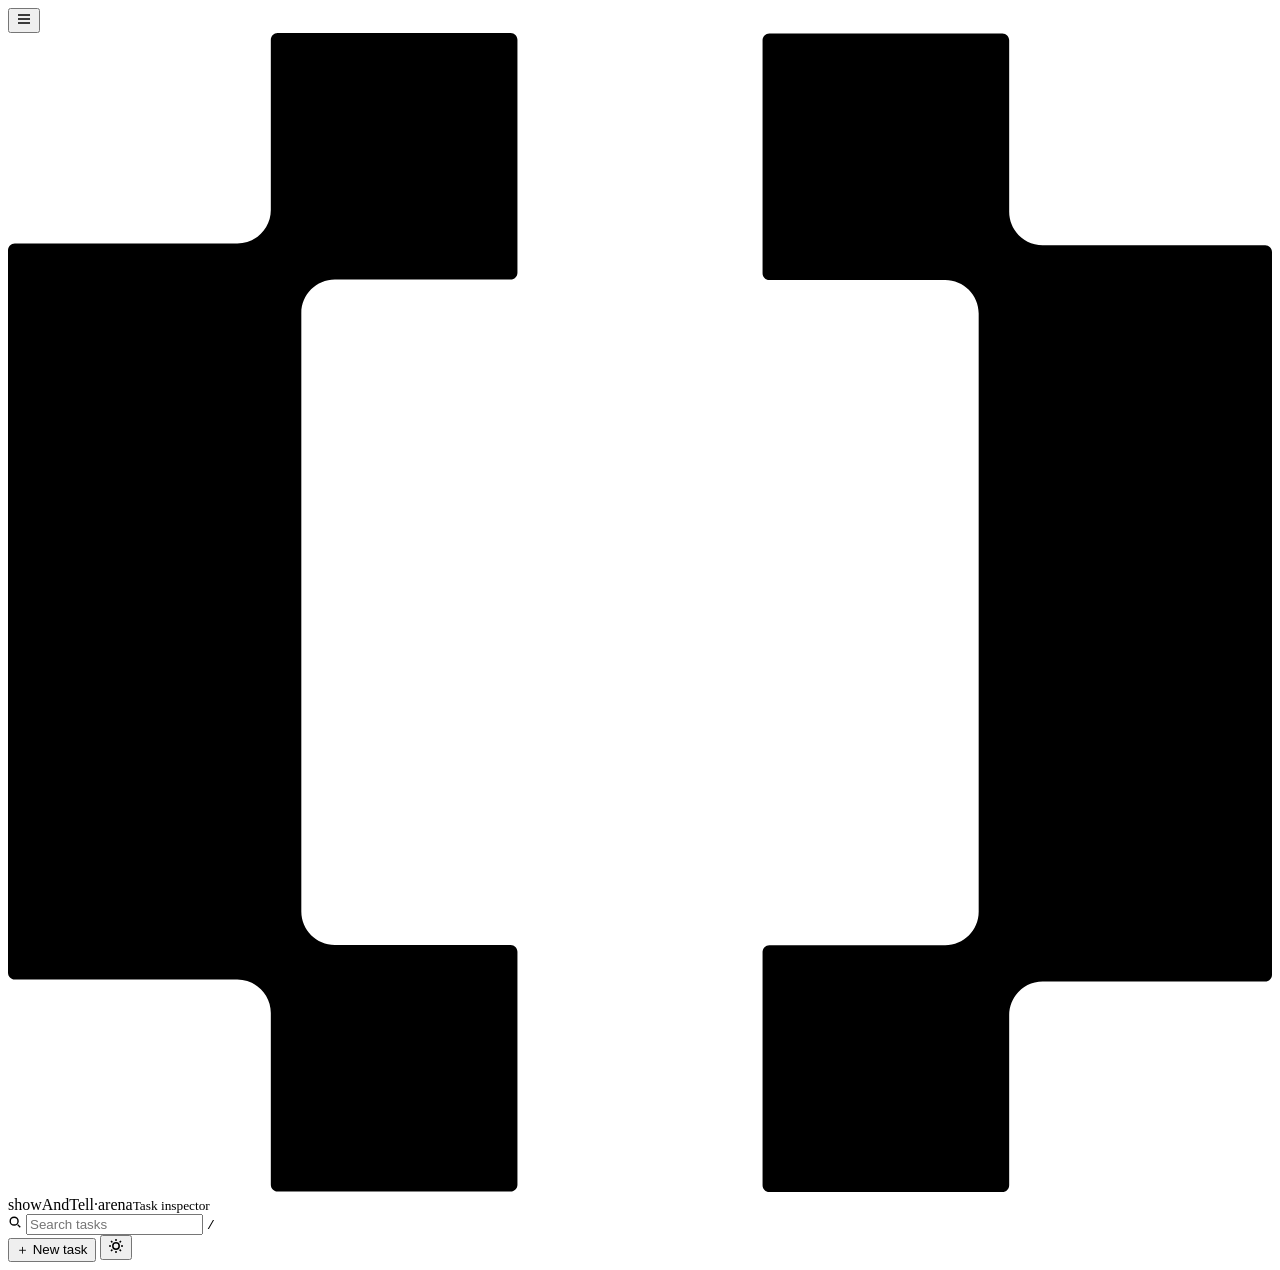
<file: src/showAndTell/viewer/src/skeleton.html>
<!doctype html>
<html lang="en" data-theme="">
<head>
<meta charset="utf-8">
<meta name="viewport" content="width=device-width, initial-scale=1">
<title>ShowAndTell Arena · Task Inspector</title>
<!-- Satoshi — Brackett's brand typeface, hosted by Fontshare. Weights 400/500
     only, matching Brackett's two-weight ramp; system fallbacks apply offline. -->
<link rel="preconnect" href="https://cdn.fontshare.com" crossorigin>
<link rel="stylesheet" href="https://api.fontshare.com/v2/css?f[]=satoshi@400,500&display=swap">
<!-- @styles -->
</head>
<body>
<div class="app">
  <header class="topbar">
    <button class="iconbtn menu-toggle" id="menu-toggle" aria-label="Toggle task list">
      <svg width="16" height="16" viewBox="0 0 16 16" fill="none" stroke="currentColor" stroke-width="1.6" aria-hidden="true"><path d="M2 4h12M2 8h12M2 12h12"/></svg>
    </button>
    <div class="brand" aria-label="ShowAndTell Arena task inspector">
      <span class="brand-mark" aria-hidden="true">
        <svg viewBox="0 0 138.473 126.966" fill="currentColor" role="presentation">
          <path d="M137.731 23.2657H113.353C111.331 23.2657 109.681 21.6157 109.681 19.5945V0.784959C109.681 0.372468 109.351 0.0424805 108.939 0.0424805H83.4056C82.9931 0.0424805 82.6631 0.372468 82.6631 0.784959V26.3181C82.6631 26.7306 82.9931 27.0606 83.4056 27.0606H102.669C104.69 27.0606 106.34 28.7106 106.34 30.7318V96.2766C106.34 98.2978 104.69 99.9478 102.669 99.9478H83.4056C82.9931 99.9478 82.6631 100.278 82.6631 100.69V126.223C82.6631 126.636 82.9931 126.966 83.4056 126.966H108.939C109.351 126.966 109.681 126.636 109.681 126.223V107.579C109.681 105.558 111.331 103.908 113.353 103.908H137.731C138.143 103.908 138.473 103.578 138.473 103.165V24.0082C138.473 23.5957 138.143 23.2657 137.731 23.2657Z"/>
          <path d="M0.742487 103.7H25.1208C27.142 103.7 28.792 105.35 28.792 107.371V126.181C28.792 126.593 29.122 126.923 29.5345 126.923H55.0677C55.4802 126.923 55.8102 126.593 55.8102 126.181V100.648C55.8102 100.235 55.4802 99.9053 55.0677 99.9053H35.8043C33.7831 99.9053 32.1331 98.2553 32.1331 96.2341V30.6893C32.1331 28.6681 33.7831 27.0181 35.8043 27.0181H55.0677C55.4802 27.0181 55.8102 26.6881 55.8102 26.2757V0.742478C55.8102 0.329988 55.4802 0 55.0677 0H29.5345C29.122 0 28.792 0.329988 28.792 0.742478V19.3871C28.792 21.4083 27.142 23.0582 25.1208 23.0582H0.742487C0.329995 23.0582 0 23.3882 0 23.8007V102.958C0 103.37 0.329995 103.7 0.742487 103.7Z"/>
        </svg>
      </span>
      <span class="brand-copy"><span class="brand-name">showAndTell<span class="dot">·</span>arena</span><small>Task inspector</small></span>
    </div>
    <div class="search">
      <svg width="14" height="14" viewBox="0 0 16 16" fill="none" stroke="currentColor" stroke-width="1.6" aria-hidden="true"><circle cx="7" cy="7" r="4.5"/><path d="M11 11l3 3"/></svg>
      <input id="filter" placeholder="Search tasks" autocomplete="off" spellcheck="false" aria-label="Filter tasks">
      <kbd>/</kbd>
    </div>
    <button class="new-task-btn" id="new-task" type="button"><span aria-hidden="true">＋</span> New task</button>
    <button class="iconbtn intro-help" id="intro-help" type="button"
      aria-label="Open getting started guide" title="Getting started" hidden>
      <svg width="17" height="17" viewBox="0 0 18 18" fill="none" stroke="currentColor" stroke-width="1.5" aria-hidden="true">
        <circle cx="9" cy="9" r="6.75"/><path d="M7.2 7a1.9 1.9 0 0 1 3.66.7c0 1.7-1.86 1.8-1.86 3.05"/><path d="M9 13.35h.01"/>
      </svg>
    </button>
    <button class="iconbtn" id="theme-toggle" aria-label="Toggle light/dark theme" title="Toggle light/dark">
      <svg width="16" height="16" viewBox="0 0 16 16" fill="none" stroke="currentColor" stroke-width="1.5" aria-hidden="true"><circle cx="8" cy="8" r="3.2"/><path d="M8 1v2M8 13v2M1 8h2M13 8h2M3 3l1.4 1.4M11.6 11.6L13 13M13 3l-1.4 1.4M4.4 11.6L3 13"/></svg>
    </button>
  </header>
  <div class="main">
    <nav class="side" id="side" aria-label="Tasks"></nav>
    <main class="content"><div class="wrap" id="view"></div></main>
  </div>
</div>
<div class="intro-spotlight" id="intro-spotlight" aria-hidden="true" hidden></div>
<section class="intro-popover" id="intro-popover" role="dialog" aria-modal="false"
  aria-labelledby="intro-title" aria-describedby="intro-copy" hidden>
  <div class="intro-progress" id="intro-progress">1 of 5</div>
  <h2 id="intro-title"></h2>
  <p id="intro-copy"></p>
  <footer class="intro-tour-actions">
    <button class="intro-skip" id="intro-skip" type="button">Skip tour</button>
    <button class="intro-back" id="intro-back" type="button" hidden>Back</button>
    <button class="intro-next" id="intro-next" type="button">Next</button>
  </footer>
</section>
<div class="capture-overlay" id="task-capture" hidden>
  <section class="capture-dialog" role="dialog" aria-modal="true" aria-labelledby="capture-title">
    <header class="capture-head">
      <div>
        <h2 id="capture-title">Capture a new testcase</h2>
        <p>Start clean apps, optionally seed them, then record the narrated demonstration.</p>
      </div>
      <button class="capture-close" id="capture-close" type="button" aria-label="Close">×</button>
    </header>
    <div class="capture-setup" id="capture-setup">
      <div class="capture-fields">
        <label><span>Testcase name</span><input id="capture-name" placeholder="e.g. approve-positive-reviews" autocomplete="off"></label>
        <label><span>Short description</span><textarea id="capture-summary" rows="2" placeholder="What should the demonstrated workflow accomplish?"></textarea></label>
      </div>
      <fieldset class="capture-apps">
        <legend>Applications to open</legend>
        <p class="capture-app-note">Space required estimates the maximum free disk space needed for a fresh local install. It includes Docker images and, where applicable, archive download, import, and extraction. Actual use varies by platform and Docker cache.</p>
        <div class="capture-app-grid" id="capture-app-grid"></div>
      </fieldset>
      <div class="capture-help">The selected apps start in a clean isolated state. The next stage lets you create any initial data before recording begins.</div>
      <div class="capture-error" id="capture-error" hidden></div>
      <footer class="capture-actions">
        <button class="capture-secondary" id="capture-cancel" type="button">Cancel</button>
        <button class="capture-primary" id="capture-start" type="button">Start clean apps</button>
      </footer>
    </div>
    <div class="capture-assets" id="capture-assets" hidden>
      <div class="capture-stage-label">Application assets · confirmation required</div>
      <h3 id="capture-assets-title">Install required application data</h3>
      <p id="capture-assets-summary"></p>
      <div class="capture-asset-list" id="capture-asset-list"></div>
      <div class="capture-asset-total" id="capture-asset-total" hidden>
        <div><span id="capture-asset-message">Waiting to start…</span><b id="capture-asset-percent">0%</b></div>
        <progress id="capture-asset-progress" max="1" value="0"></progress>
        <small id="capture-asset-bytes"></small>
      </div>
      <div class="capture-help" id="capture-asset-help"></div>
      <div class="capture-error" id="capture-asset-error" hidden></div>
      <footer class="capture-actions">
        <button class="capture-secondary" id="capture-assets-back" type="button">Back</button>
        <button class="capture-primary" id="capture-assets-install" type="button">Download &amp; continue</button>
      </footer>
    </div>
    <div class="capture-seed" id="capture-seed" hidden>
      <div class="capture-stage-label">Setup stage · not recording</div>
      <h3>Prepare the starting data</h3>
      <p>Use managed Chrome to add or edit any data the task needs. When ready, the viewer freezes this exact state — exported to <code>demo/seed.json</code>, plus a full application snapshot for apps that cannot describe their own state — and then starts action, screen, microphone, and narration capture. Freezing takes about half a minute.</p>
      <div class="capture-help" id="capture-seed-status">The apps are clean and ready. Setup actions are kept as a replay fallback for apps that cannot export structured state.</div>
      <section class="capture-login-section" aria-labelledby="capture-login-heading">
        <div class="capture-login-head">
          <h4 id="capture-login-heading">Application access</h4>
          <span>Local capture only</span>
        </div>
        <p>Signed-in apps are ready in managed Chrome. If an app still shows a login page, use the credentials below.</p>
        <div class="capture-login-grid" id="capture-login-grid"></div>
        <div class="capture-copy-status" id="capture-copy-status" role="status" aria-live="polite"></div>
      </section>
      <div class="capture-error" id="capture-seed-error" hidden></div>
      <footer class="capture-actions">
        <button class="capture-secondary" id="capture-seed-cancel" type="button">Cancel</button>
        <button class="capture-primary" id="capture-record" type="button">● Start recording</button>
      </footer>
    </div>
    <div class="capture-live" id="capture-live" hidden>
      <div class="capture-live-top">
        <span class="record-dot" aria-hidden="true"></span>
        <strong>Recording</strong>
        <span class="capture-timer mono" id="capture-timer">00:00</span>
      </div>
      <p id="capture-live-status">Actions, selectors, accessibility trees, screen, and microphone are being captured. Demonstrate the workflow and narrate each decision.</p>
      <div class="capture-transcript" id="capture-transcript" aria-live="polite">
        <span>Waiting for narration…</span>
      </div>
      <footer class="capture-actions">
        <button class="capture-secondary" id="capture-discard" type="button">Discard recording</button>
        <button class="capture-stop" id="capture-stop" type="button">■ Stop &amp; create testcase</button>
      </footer>
    </div>
    <div class="capture-done" id="capture-done" hidden>
      <div class="capture-success">✓ Testcase captured</div>
      <p id="capture-done-summary"></p>
      <code id="capture-done-path"></code>
      <div class="capture-promotion">
        <h3>Use this task</h3>
        <p>Add it to the ordinary task list now.</p>
        <div class="capture-trial-grid">
          <button type="button" id="capture-promote"><b>Add to tasks</b><span>Available as a normal local test</span></button>
          <button type="button" id="capture-questions"><b>Add quiz questions</b><span>Required for a graded result</span></button>
        </div>
        <p id="capture-promotion-status" role="status"></p>
      </div>
      <div class="capture-trials">
        <h3>Run this task</h3>
        <p>Open the captured task to run it with the same controls as every other task.</p>
        <div class="capture-trial-grid">
          <button type="button" id="capture-open-task"><b>Open captured task</b><span>Run, monitor, or cancel it from one panel</span></button>
        </div>
      </div>
      <footer class="capture-actions">
        <button class="capture-primary" id="capture-finish" type="button">Done</button>
      </footer>
    </div>
  </section>
</div>
<div class="palette-overlay" id="palette" hidden>
  <div class="palette-panel">
    <input id="palette-input" placeholder="Jump to task…" autocomplete="off" spellcheck="false" aria-label="Jump to task">
    <ul id="palette-list"></ul>
  </div>
</div>
<!-- @data -->
<!-- @scripts -->
</body>
</html>
</file>
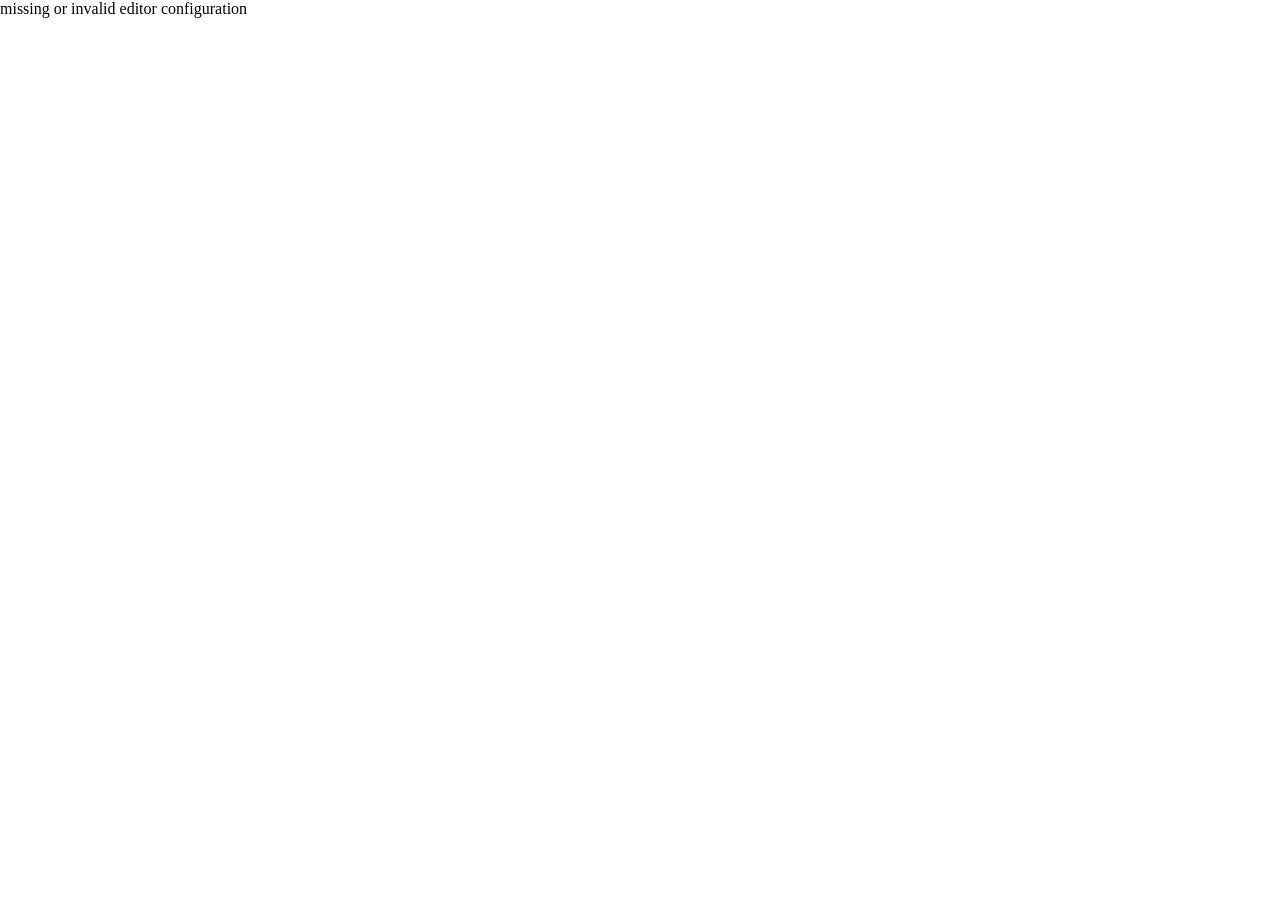
<file: src/showAndTell/applications/onlyoffice/host-page/editor.html>
<!doctype html>
<!--
  Same-origin ONLYOFFICE editor host page.

  Served by Document Server nginx (compose mounts this directory at
  /web-apps/brackett-host/), so the frameEditor iframe DocsAPI creates is
  same-origin with this page. That lets the bridge below reach into the frame
  and mirror user interactions onto the top document, where browser-extension
  recorders (the Brackett event tracker) attach their listeners. Without this,
  every click and keystroke happens inside an iframe the top frame cannot see.

  The connector redirects here with the signed editor config in the URL
  fragment (#cfg=base64url(JSON)): the fragment never reaches any server, and
  it is stripped from the URL below before a recorder can observe it.
-->
<html>
<head>
<meta charset="utf-8">
<title>ONLYOFFICE</title>
<style>html,body,#editor{height:100%;margin:0}</style>
</head>
<body>
<div id="editor"></div>
<script>
(function () {
  'use strict';

  function decodeConfig() {
    var match = /[#&]cfg=([^&]*)/.exec(location.hash || '');
    if (!match) return null;
    try {
      var b64 = match[1].replace(/-/g, '+').replace(/_/g, '/');
      var bin = atob(b64);
      var bytes = new Uint8Array(bin.length);
      for (var i = 0; i < bin.length; i++) bytes[i] = bin.charCodeAt(i);
      return JSON.parse(new TextDecoder('utf-8').decode(bytes));
    } catch (error) {
      return null;
    }
  }

  var config = decodeConfig();
  // Strip the signed config from the URL before anything can record it.
  history.replaceState(null, '', location.pathname + location.search);
  if (!config) {
    document.body.textContent = 'missing or invalid editor configuration';
    return;
  }
  if (config.document && config.document.title) {
    document.title = config.document.title;
  }

  /* ------------------------------------------------------------------ *
   * Event bridge                                                        *
   *                                                                     *
   * Capture-phase listeners inside the (same-origin) frameEditor         *
   * document re-dispatch each user interaction on a hidden mirror        *
   * element in THIS document, stamped with the real target's identity    *
   * (label, role, value, and the active cell from the sdkjs name box),   *
   * so a top-frame-only recorder captures meaningful actions. The        *
   * spreadsheet grid is a canvas, so the A1 ref from #ce-cell-name is    *
   * the only cell identity available anywhere.                           *
   * ------------------------------------------------------------------ */

  var A1_REF = /^[A-Z]{1,3}[0-9]{1,7}$/;

  // sdkjs updates the formula bar in a task of its own, so the value read while
  // handling a keystroke is one keystroke stale — and the Enter that commits a
  // cell fires no further input event, so the last character would never be
  // published. Deferring the read does not fix it reliably: this bridge listens
  // in the capture phase, so its timer is registered before the editor's own.
  // Converge instead of racing (below): publish whenever the bar changes,
  // whatever caused it, and remember what was published so nothing is emitted
  // twice. That also carries edits the buffer never sees at all, such as
  // deleting past a clear boundary.
  var lastPublished = null;
  var FORWARDED_EVENTS = ['click', 'dblclick', 'contextmenu', 'keydown', 'input', 'change', 'paste', 'cut'];
  var mirrors = Object.create(null);

  function mirrorFor(tagName) {
    var tag = /^[a-zA-Z][a-zA-Z0-9]*$/.test(tagName || '') ? tagName.toLowerCase() : 'div';
    var mirror = mirrors[tag];
    if (!mirror) {
      mirror = document.createElement(tag);
      // Offscreen, not display:none — recorders may skip hidden elements.
      mirror.style.cssText =
        'position:fixed;left:-10000px;top:0;width:1px;height:1px;overflow:hidden';
      document.body.appendChild(mirror);
      mirrors[tag] = mirror;
    }
    return mirror;
  }

  function readCellRef(frameDoc) {
    var box = frameDoc && frameDoc.getElementById('ce-cell-name');
    var ref = box && typeof box.value === 'string' ? box.value.trim().toUpperCase() : '';
    return A1_REF.test(ref) ? ref : null;
  }

  // The grid's keystroke buffer (#area_id) is DRAINED as you type: sdkjs clears it
  // whenever the last character is a space, period or comma (common/text_input2.js
  // clearAreaValue), so its value is whatever fragment arrived since the last
  // clear — never the cell's content. Typing "Esc a b" walks it through
  // "E","Es","Esc","","a","","b", and a recorder that keeps the newest snapshot
  // records "b".
  //
  // The formula bar holds the whole value and tracks it live on every keystroke
  // ("E","Es","Esc","Esc ","Esc a","Esc a ","Esc a b"), including edits the buffer
  // never saw — deleting past a clear boundary updates the bar while the buffer
  // stays empty. Mirroring the bar hands the recorder a cumulative stream, which
  // is what it already knows how to read. Verified against ONLYOFFICE 9.4.
  function stampIdentity(mirror, target, cellRef) {
    var attr = function (name) {
      return target.getAttribute ? target.getAttribute(name) : null;
    };
    var text = (target.textContent || '').trim().slice(0, 80);
    var label = attr('aria-label') || attr('title') || attr('placeholder');
    if (!label && cellRef && mirror.tagName === 'CANVAS') label = 'Cell ' + cellRef;
    if (!label && text) label = text;

    var set = function (name, value) {
      if (value) mirror.setAttribute(name, value);
      else mirror.removeAttribute(name);
    };
    set('aria-label', label);
    set('role', attr('role'));
    // The active cell rides along on every grid interaction.
    set('aria-description', cellRef ? 'cell ' + cellRef : null);

    if (mirror.tagName === 'INPUT' || mirror.tagName === 'TEXTAREA') {
      mirror.value = 'value' in target ? String(target.value) : '';
    } else {
      mirror.textContent = text;
    }
  }

  function cloneEvent(event, frameRect) {
    // `event` belongs to the iframe's realm: dispatch a fresh top-realm event
    // (instanceof checks in recorders would fail on the original).
    var base = { bubbles: true, cancelable: false, composed: true };
    switch (event.type) {
      case 'click':
      case 'dblclick':
      case 'contextmenu':
        base.clientX = (event.clientX || 0) + frameRect.left;
        base.clientY = (event.clientY || 0) + frameRect.top;
        base.button = event.button || 0;
        base.detail = event.detail || 1;
        return new MouseEvent(event.type, base);
      case 'keydown':
        base.key = event.key;
        base.code = event.code;
        base.altKey = !!event.altKey;
        base.ctrlKey = !!event.ctrlKey;
        base.metaKey = !!event.metaKey;
        base.shiftKey = !!event.shiftKey;
        return new KeyboardEvent('keydown', base);
      case 'paste':
      case 'cut':
        try {
          var transfer = new DataTransfer();
          var text = event.clipboardData ? event.clipboardData.getData('text/plain') : '';
          if (text) transfer.setData('text/plain', text);
          base.clipboardData = transfer;
        } catch (error) { /* dispatch without clipboard payload */ }
        return new ClipboardEvent(event.type, base);
      default:
        return new Event(event.type, base);
    }
  }

  function forwardEvent(frame, event) {
    try {
      var frameDoc = frame.contentDocument;
      var target = event.target && event.target.nodeType === 1
        ? event.target
        : frameDoc && frameDoc.body;
      if (!target) return;
      // The buffer's input events only ever carry a fragment (the editor drains
      // it as you type), and publishCellValue below is the single publisher of a
      // cell's value. Mirroring these too would emit a stale duplicate ahead of
      // every poll. Its keydowns still forward — Enter and Backspace are real
      // actions a reader needs.
      if (event.type === 'input' && target.id === 'area_id') return;
      var cellRef = readCellRef(frameDoc);
      var mirror = mirrorFor(target.tagName);
      stampIdentity(mirror, target, cellRef);
      mirror.dispatchEvent(cloneEvent(event, frame.getBoundingClientRect()));
    } catch (error) {
      /* the bridge must never break the editor */
    }
  }

  function attachBridge(frame) {
    var frameDoc;
    try {
      frameDoc = frame.contentDocument;
    } catch (error) {
      return; // cross-origin (misconfigured redirect) — bridge stays inert
    }
    if (!frameDoc || frameDoc.__brackettBridge) return;
    frameDoc.__brackettBridge = true;
    FORWARDED_EVENTS.forEach(function (type) {
      frameDoc.addEventListener(type, function (event) {
        forwardEvent(frame, event);
      }, true);
    });
  }

  // Publish a bar value the keystroke path missed: the trailing character, or an
  // edit made entirely inside the editor's model. One property read per tick,
  // and it only dispatches when the value actually changed.
  function publishCellValue(frameDoc) {
    try {
      var bar = frameDoc.getElementById('ce-cell-content');
      if (!bar || !('value' in bar)) return;
      var value = String(bar.value);
      if (value === lastPublished) return;
      lastPublished = value;
      var mirror = mirrorFor('textarea');
      var cellRef = readCellRef(frameDoc);
      if (cellRef) mirror.setAttribute('aria-description', 'cell ' + cellRef);
      mirror.value = value;
      mirror.dispatchEvent(new Event('input', { bubbles: true, cancelable: false, composed: true }));
    } catch (error) {
      /* the bridge must never break the editor */
    }
  }

  function startBridge() {
    // The iframe appears asynchronously and each committed document needs its
    // own listeners (the initial about:blank document is replaced when the
    // editor loads). Reconcile on an interval: attachBridge self-guards, so a
    // tick on an already-bridged document is a no-op.
    setInterval(function () {
      var frame = document.querySelector('iframe[name="frameEditor"]');
      if (frame) attachBridge(frame);
    }, 300);

    setInterval(function () {
      var frame = document.querySelector('iframe[name="frameEditor"]');
      if (!frame) return;
      try {
        var frameDoc = frame.contentDocument;
        if (frameDoc) publishCellValue(frameDoc);
      } catch (error) { /* cross-origin or not yet ready */ }
    }, 150);
  }

  var script = document.createElement('script');
  script.src = '/web-apps/apps/api/documents/api.js';
  script.onload = function () {
    new DocsAPI.DocEditor('editor', config);
    startBridge();
  };
  script.onerror = function () {
    document.body.textContent = 'failed to load ONLYOFFICE api.js';
  };
  document.head.appendChild(script);
})();
</script>
</body>
</html>
</file>
